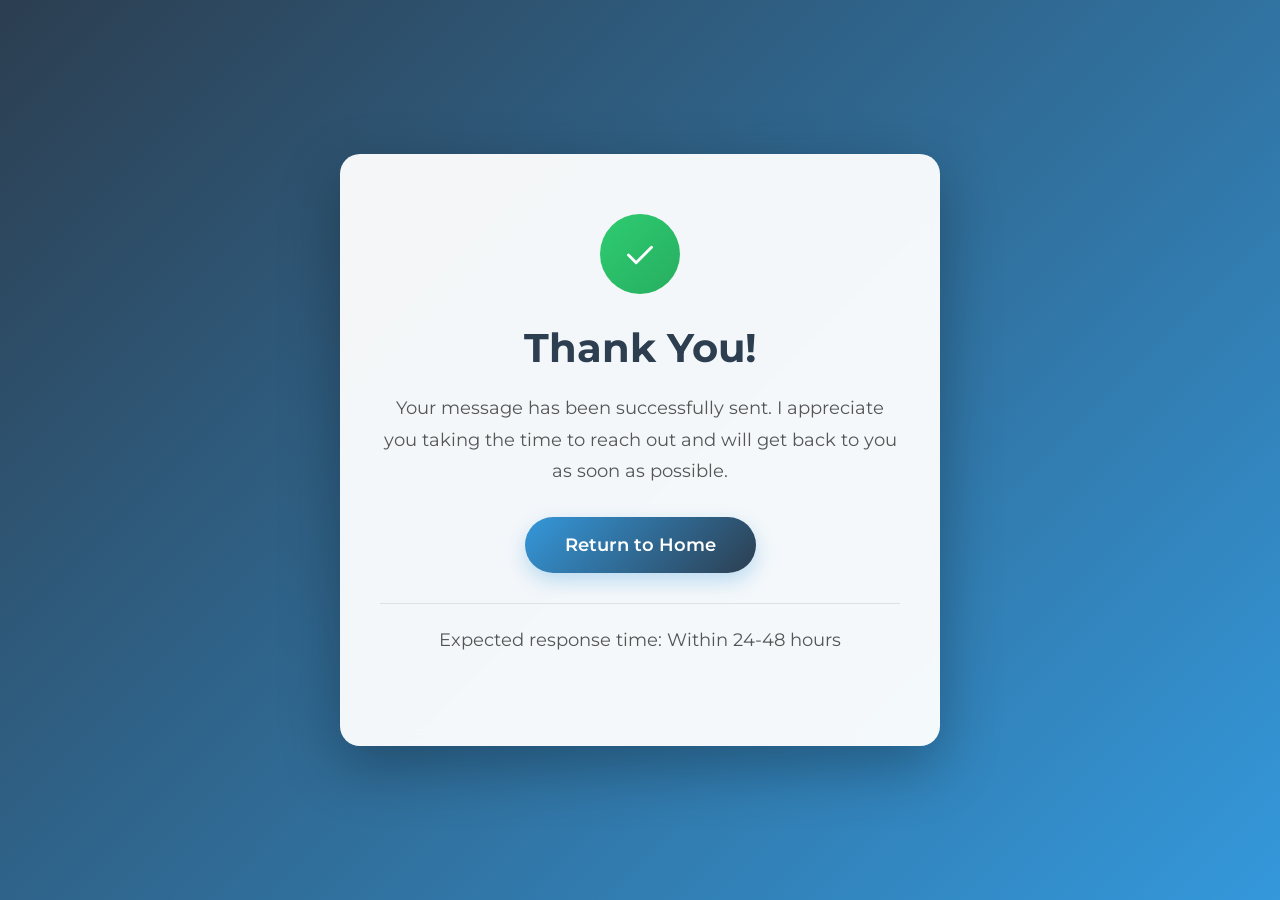
<file: thank-you.html>
<!DOCTYPE html>
<html lang="en">
<head>
  <meta charset="UTF-8">
  <meta name="viewport" content="width=device-width, initial-scale=1.0">
  <title>Thank You - Tashana Zm</title>
  <link rel="icon" type="image/png" href="favicon.png">
  <link rel="apple-touch-icon" href="favicon.png">
  <link href="https://fonts.googleapis.com/css2?family=Montserrat:wght@300;400;600;700&display=swap" rel="stylesheet">
  <link href="https://cdn.jsdelivr.net/npm/bootstrap@5.3.0/dist/css/bootstrap.min.css" rel="stylesheet">
  <style>
    body {
      font-family: 'Montserrat', sans-serif;
      background: linear-gradient(135deg, #2c3e50, #3498db);
      min-height: 100vh;
      display: flex;
      align-items: center;
      justify-content: center;
      margin: 0;
      padding: 20px;
    }

    .thank-you-container {
      background: rgba(255, 255, 255, 0.95);
      backdrop-filter: blur(10px);
      border-radius: 20px;
      padding: 60px 40px;
      max-width: 600px;
      width: 100%;
      box-shadow: 0 20px 60px rgba(0, 0, 0, 0.3);
      text-align: center;
      animation: fadeInUp 0.8s ease-out;
    }

    @keyframes fadeInUp {
      from {
        opacity: 0;
        transform: translateY(30px);
      }
      to {
        opacity: 1;
        transform: translateY(0);
      }
    }

    .checkmark {
      width: 80px;
      height: 80px;
      border-radius: 50%;
      background: linear-gradient(135deg, #2ecc71, #27ae60);
      display: flex;
      align-items: center;
      justify-content: center;
      margin: 0 auto 30px;
      animation: scaleIn 0.5s ease-out 0.3s both;
    }

    @keyframes scaleIn {
      from {
        transform: scale(0);
      }
      to {
        transform: scale(1);
      }
    }

    .checkmark svg {
      width: 50px;
      height: 50px;
      stroke: white;
      stroke-width: 3;
      fill: none;
      stroke-linecap: round;
      stroke-linejoin: round;
      animation: drawCheck 0.5s ease-out 0.5s both;
    }

    @keyframes drawCheck {
      0% {
        stroke-dasharray: 0, 100;
      }
      100% {
        stroke-dasharray: 100, 0;
      }
    }

    h1 {
      font-size: 2.5rem;
      font-weight: 700;
      color: #2c3e50;
      margin-bottom: 20px;
      animation: fadeIn 0.8s ease-out 0.6s both;
    }

    p {
      font-size: 1.1rem;
      color: #555;
      line-height: 1.8;
      margin-bottom: 30px;
      animation: fadeIn 0.8s ease-out 0.8s both;
    }

    @keyframes fadeIn {
      from {
        opacity: 0;
      }
      to {
        opacity: 1;
      }
    }

    .btn-home {
      display: inline-block;
      padding: 15px 40px;
      background: linear-gradient(135deg, #3498db, #2c3e50);
      color: white;
      text-decoration: none;
      border-radius: 30px;
      font-weight: 600;
      font-size: 1.1rem;
      transition: all 0.3s ease;
      box-shadow: 0 8px 20px rgba(52, 152, 219, 0.3);
      animation: fadeIn 0.8s ease-out 1s both;
    }

    .btn-home:hover {
      background: linear-gradient(135deg, #2c3e50, #3498db);
      transform: translateY(-3px);
      box-shadow: 0 12px 25px rgba(52, 152, 219, 0.4);
      color: white;
    }

    .email-info {
      font-size: 0.9rem;
      color: #777;
      margin-top: 30px;
      padding-top: 20px;
      border-top: 1px solid #e0e0e0;
      animation: fadeIn 0.8s ease-out 1.2s both;
    }

    @media (max-width: 768px) {
      .thank-you-container {
        padding: 40px 30px;
      }

      h1 {
        font-size: 2rem;
      }

      p {
        font-size: 1rem;
      }

      .checkmark {
        width: 60px;
        height: 60px;
      }

      .checkmark svg {
        width: 40px;
        height: 40px;
      }

      .btn-home {
        padding: 12px 30px;
        font-size: 1rem;
      }
    }
  </style>
</head>
<body>
  <div class="thank-you-container">
    <div class="checkmark">
      <svg viewBox="0 0 52 52">
        <polyline points="14 27 22 35 38 19" />
      </svg>
    </div>

    <h1>Thank You!</h1>

    <p>
      Your message has been successfully sent. I appreciate you taking the time to reach out and will get back to you as soon as possible.
    </p>

    <a href="index.html" class="btn-home">Return to Home</a>

    <div class="email-info">
      <p>Expected response time: Within 24-48 hours</p>
    </div>
  </div>

  <script src="https://cdn.jsdelivr.net/npm/bootstrap@5.3.0/dist/js/bootstrap.bundle.min.js"></script>
</body>
</html>
</file>
